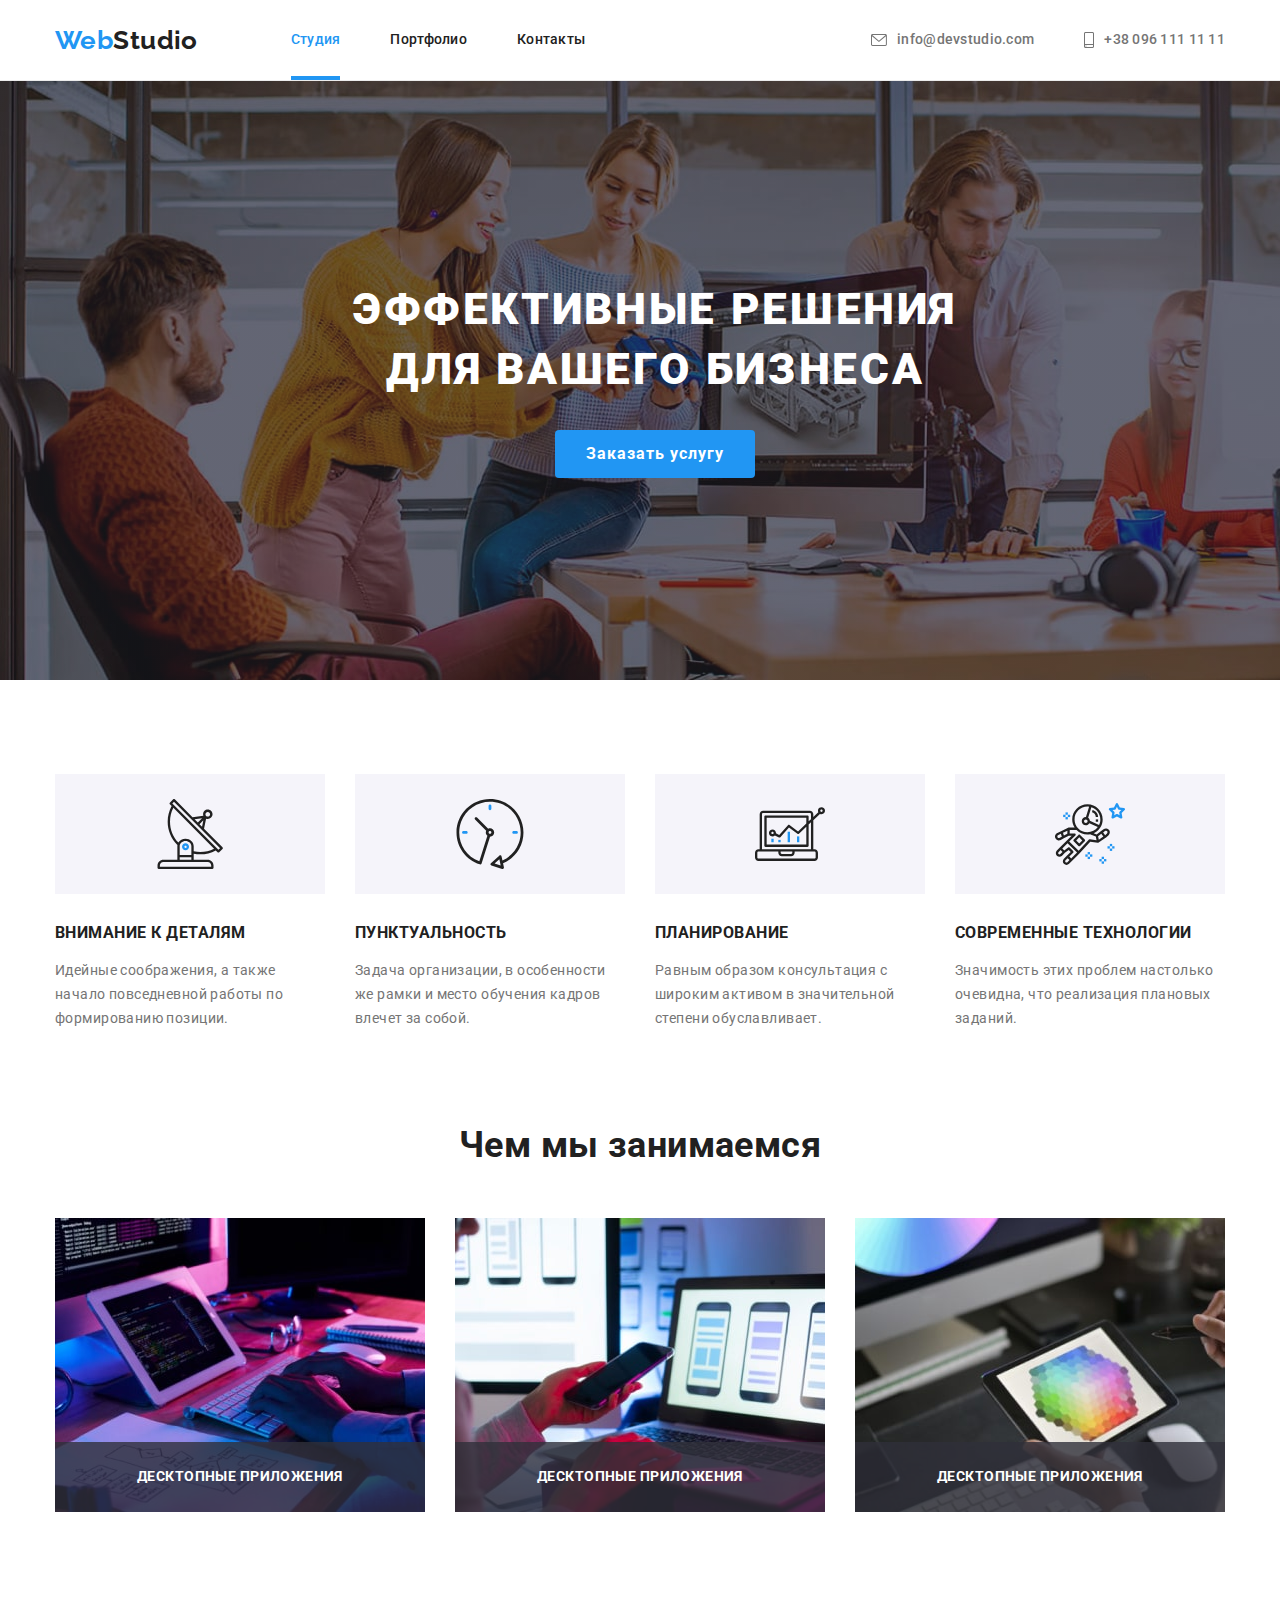
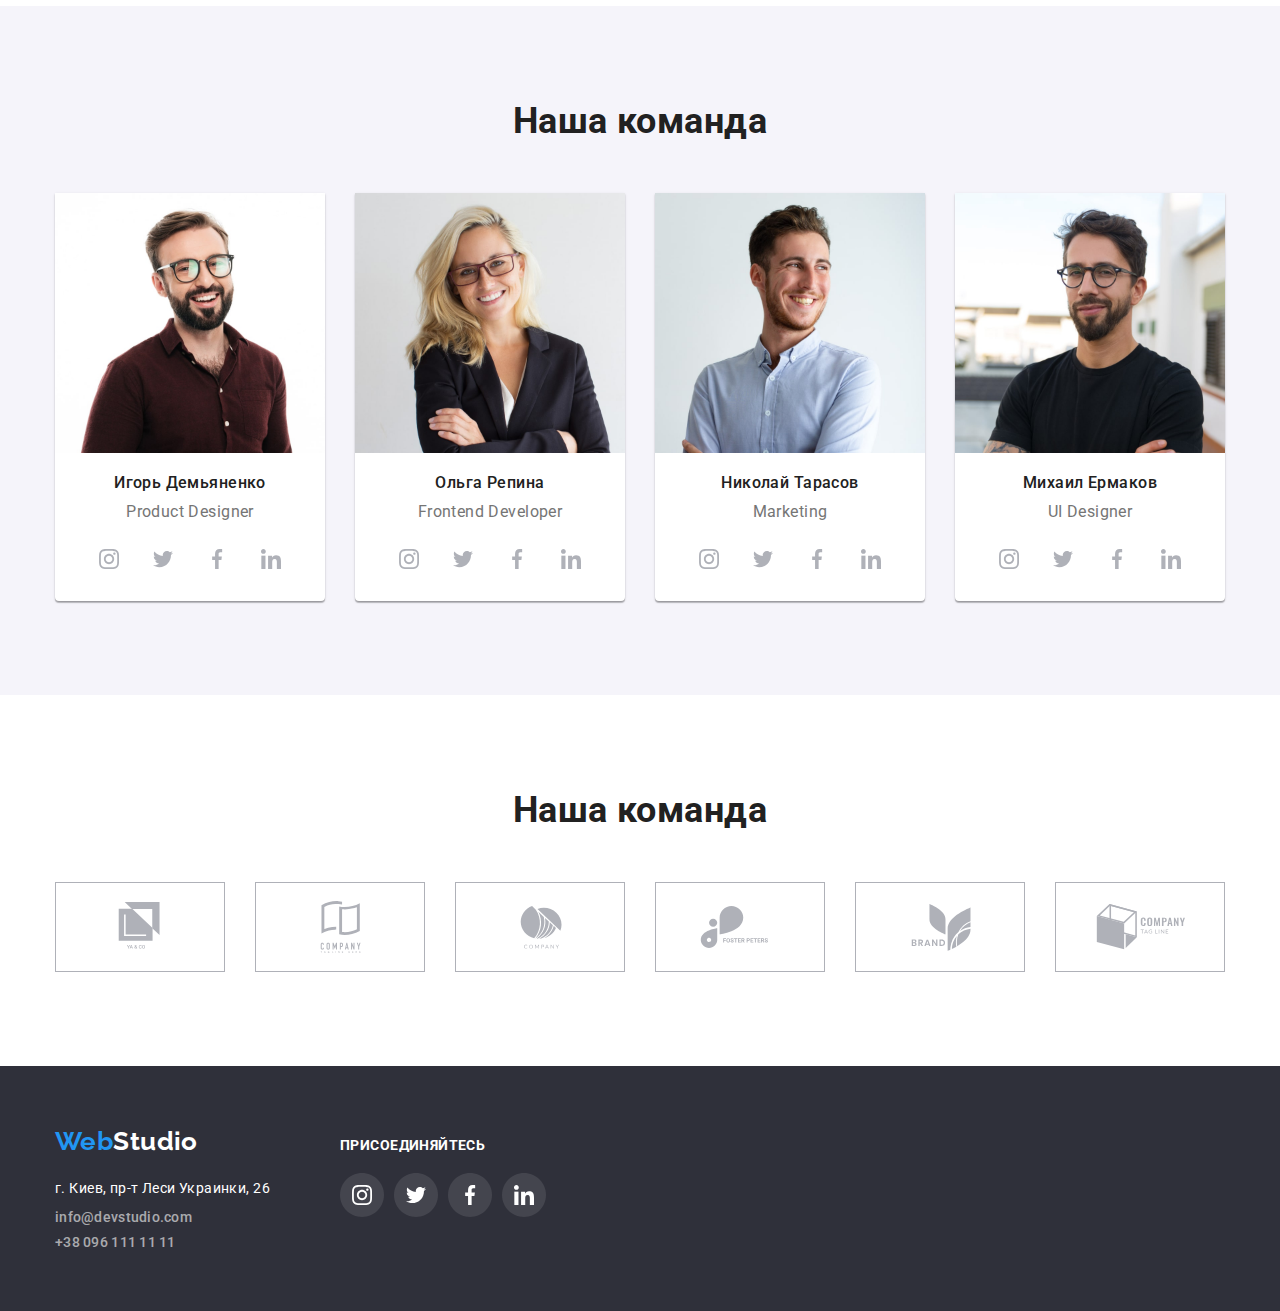
<file: index.html>
<!DOCTYPE html>
<html lang="Ru">
<head>
    <meta charset="UTF-8">
    <meta name="viewport" content="width=device-width, initial-scale=1.0">
    <title>WebStudio</title>
    <link rel="stylesheet" href="https://cdnjs.cloudflare.com/ajax/libs/modern-normalize/1.0.0/modern-normalize.min.css"
        integrity="sha512-ISS7cAi1PEhQ8jnbJpJZMd29NlhNj4AWYyLOSp2CE/CsHxTCu+r+t0D2yoJudVrd0/8fTVPUVDzY5Tvli75u/g=="
        crossorigin="anonymous" />
    <link rel="preconnect" href="https://fonts.gstatic.com">
    <link href="https://fonts.googleapis.com/css2?family=Raleway:wght@700&family=Roboto:wght@400;500;700;900&display=swap"
        rel="stylesheet">
    <link rel="stylesheet" href="css/styles.css">
    
</head>

<body>
    <!--шапка сайта-->
    
<header class="header">
    <div class="countainer main-nav no-padding">
    <nav class="main-nav">
    <a lang="en" class="logo">
        Web<span class="logo-studio">Studio</span>
    </a>
    <ul class="site-nav">
        <li class="item item-link">
            <a href="" class="link current">Студия</a>
        </li>
        <li class="item item-link">
            <a href="./portfolio.html" class="link">Портфолио</a>
        </li>
        <li class="item item-link">
            <a href=" " class="link">Контакты</a>
        </li>
    </ul>
    </nav>
    <ul class="site-contacts">
        <li class="item ">
        <a class="contacts" href="mailto:info@devstudio.com">
        <svg class="icon-conv">
            <use href="./image/iconside.svg#sideenvelope"></use>
        </svg>
        info@devstudio.com
        </a>
        </li>
        <li class="item">
        <a class="contacts" href="tel:380961111111">
        <svg class="icon-mob">
            <use href="./image/iconside.svg#sidesmartphone"></use>
        </svg>
        +38 096 111 11 11
        </a>
        </li>
    </ul>
    </div>
</header>
    <!--Основной раздел странички-->
<main>
        <!--Герой-->
    <section class="heroes overlay">   
    <div class="countainer hero-title">
        <div class="hero-title">
        <h1 class="hero">ЭФФЕКТИВНЫЕ РЕШЕНИЯ ДЛЯ ВАШЕГО БИЗНЕСА</h1>
        <button class="hero-button" data-modal-open> Заказать услугу</button>
        </div>
    </div>
    </section>
    
    <!--Описание -->
        <section class="all-padding">
    <div class="countainer">
        <ul class="description-list">
            <li class="main-parts features">
                <div class="svgimg4">
                <svg width="70px" height="70px">
                    <use href="./image/4svg.svg#4svgGroup"></use>
                </svg>
                </div>
                <h3 class="title">Внимание к деталям</h3>
                <p class="text">
                    Идейные соображения, а также начало повседневной работы по формированию позиции.
                </p>
            </li>
            <li class="main-parts features">
                <div class="svgimg4">
                <svg width="70px" height="70px">
                    <use href="./image/4svg.svg#4svgclock"></use>
                </svg>
                </div>
                <h3 class="title">Пунктуальность</h3>
                <p class="text">
                    Задача организации, в особенности же рамки и место обучения кадров влечет за собой.
                </p>
            </li>
            <li class="main-parts features">
                <div class="svgimg4">
                <svg width="70px" height="70px">
                    <use href="./image/4svg.svg#4svgdiagram"></use>
                </svg>
                </div>
                <h3 class="title">Планирование</h3>
                <p class="text">
                    Равным образом консультация с широким активом в значительной степени обуславливает.
                </p>
            </li> 
            <li class="main-parts features">
                <div class="svgimg4">
                <svg width="70px" height="70px">
                    <use href="./image/4svg.svg#4svgastronaut"></use>
                </svg>
                </div>
                <h3 class="title">Современные технологии</h3>
                <p class="text">
                    Значимость этих проблем настолько очевидна, что реализация плановых заданий.
                </p>
            </li>
        </ul>
        </div>
    </section>
    <!--Примеры работ-->
    
    <section class="all-padding no-padding">
    <div class="countainer">
        <h2 class="uppercase">Чем мы занимаемся</h2>

        <ul class="description-list">
            <li class="doing main-parts">
                <div class="doing-secondary">
                <img src="./image/Keyboard1.jpg" 
                alt="Мужчина верстает сайт за планшетом " width="370" height="294">
                <div class="doing-text-test">
                <p class="doing-text">ДЕСКТОПНЫЕ ПРИЛОЖЕНИЯ</p>
                </div>
                </div>
            </li>
            <li class="doing main-parts">
                <div class="doing-secondary">
                <img src="./image/Keyboard2.jpg"
                alt="Девушка сидит за ноутбуком с мобильным телефоном" width="370" height="294">
                <div class="doing-text-test">
                <p class="doing-text">ДЕСКТОПНЫЕ ПРИЛОЖЕНИЯ</p>
                </div>
                </div>
            </li>
            <li class="doing main-parts">
                <div class="doing-secondary">
                <img src="./image/Keyboard3.jpg"
                alt="Девушка держит планшет" width="370" height="294">
                <div class="doing-text-test">
                <p class="doing-text">ДЕСКТОПНЫЕ ПРИЛОЖЕНИЯ</p>
                </div>
                </div>
            </li>
        </ul>
    </div>
    </section>

    <!--Команда студии-->
    <section class="team all-padding">
    <div class="countainer">
        <h2 class="uppercase">Наша команда</h2>
        <ul class="photos description-list">
        <li class="partners main-parts">
            <img src="./image/Igor.jpg" alt="фотография Игоря Демьяненко" width="270" height="260">
            <div class="info-name">
            <h3 class="name">Игорь Демьяненко</h3>
            <p class="position" lang="en">Product Designer</p>
            <ul class="icon-partners">
            <li class="iconm"><a href="" class="iconsocial">
            <svg class="social">
                <use href="./image/symbol-defs.svg#ficoninstagram"> </use>
            </svg>
            </a></li>
            <li class="iconm"><a href="" class="iconsocial">
                <svg class="social">
                <use href="./image/symbol-defs.svg#ficontwitter"> </use>
                </svg>
            </a> </li>
            <li class="iconm"><a href="" class="iconsocial">
                <svg class="social">
                <use href="./image/symbol-defs.svg#ficonfacebook"> </use>
                </svg>
            </a></li>
            <li class="iconm"><a href="" class="iconsocial"> 
                <svg class="social">
                <use href="./image/symbol-defs.svg#ficonlinkedin"> </use>
                </svg>
            </a></li>
            </ul>
        </div>
        </li>
        <li class="partners main-parts">
        <img src="./image/Olga.jpg" alt="фотография Ольги Репиной" width="270" height="260">
        <div class="info-name">
        <h3 class="name">Ольга Репина</h3>
        <p class="position" lang="en">Frontend Developer</p>
        <ul class="icon-partners">
            <li class="iconm"><a href="" class="iconsocial">
            <svg class="social">
                <use href="./image/symbol-defs.svg#ficoninstagram"> </use>
            </svg>
            </a></li>
            <li class="iconm"><a href="" class="iconsocial">
            <svg class="social">
                <use href="./image/symbol-defs.svg#ficontwitter"> </use>
            </svg>
            </a> </li>
            <li class="iconm"><a href="" class="iconsocial">
            <svg class="social">
                <use href="./image/symbol-defs.svg#ficonfacebook"> </use>
            </svg>
            </a></li>
            <li class=" iconm"><a href="" class="iconsocial">
            <svg class="social">
                <use href="./image/symbol-defs.svg#ficonlinkedin"> </use>
            </svg>
            </a></li>
        </ul>
        </div>
        </li>
        <li class="partners main-parts">
        <img src="./image/Nikolay.jpg" alt="фотография Николая Тарасова" width="270" height="260">
        <div class="info-name">
        <h3 class="name">Николай Тарасов</h3>
        <p class="position" lang="en">Marketing</p>
        <ul class="icon-partners">
            <li class="iconm"><a href="" class="iconsocial">
            <svg class="social">
                <use href="./image/symbol-defs.svg#ficoninstagram"> </use>
            </svg>
            </a></li>
            <li class="iconm"><a href="" class="iconsocial">
            <svg class="social">
                <use href="./image/symbol-defs.svg#ficontwitter"> </use>
            </svg>
            </a> </li>
            <li class="iconm"><a href="" class="iconsocial">
            <svg class="social">
                <use href="./image/symbol-defs.svg#ficonfacebook"> </use>
            </svg>
            </a></li>
            <li class=" iconm"><a href="" class="iconsocial">
            <svg class="social">
                <use href="./image/symbol-defs.svg#ficonlinkedin"> </use>
            </svg>
            </a></li>
        </ul>
        </div>
        </li>
        <li class="partners main-parts">
            <img  src="./image/Michael.jpg"  alt="фотография Михаила Ермакова" width="270" height="260">
            <div class="info-name">
            <h3 class="name">Михаил Ермаков</h3>
            <p class="position" lang="en">UI Designer</p>
            <ul class="icon-partners">
            <li class="iconm"><a href="" class="iconsocial">
            <svg class="social">
                <use href="./image/symbol-defs.svg#ficoninstagram"> </use>
            </svg>
            </a></li>
            <li class="iconm"><a href="" class="iconsocial">
            <svg class="social">
                <use href="./image/symbol-defs.svg#ficontwitter"> </use>
            </svg>
            </a> </li>
            <li class="iconm"><a href="" class="iconsocial">
            <svg class="social">
            <use href="./image/symbol-defs.svg#ficonfacebook"> </use>
                </svg>
            </a></li>
            <li class="iconm"><a href="" class="iconsocial">
            <svg class="social">
                <use href="./image/symbol-defs.svg#ficonlinkedin"> </use>
            </svg>
            </a></li>
            </ul>
            </div>
        </li>
        </ul>
    </div>
</section>

<section class=" all-padding">
    <div class="countainer" >
        <h2 class="uppercase">Наша команда</h2>
        <ul class="iconclient">
        <li class="main-parts companions"><a href="" class="client">
            <svg class="icom-client">
                <use href="./image/client.svg#iconClient-1 "></use>
            </svg>
        </a></li>
        <li class="main-parts companions"><a href="" class="client">
            <svg class="icom-client">
                <use href="./image/client.svg#iconClient-2 "></use>
            </svg>
        </a></li>
        <li class="main-parts companions"><a href="" class="client">
            <svg class="icom-client">
                <use href="./image/client.svg#iconClient-3 "></use>
            </svg>
        </a></li>
        <li class="main-parts companions"><a href="" class="client">
            <svg class="icom-client">
                <use href="./image/client.svg#iconClient-4 "></use>
            </svg>
        </a></li>
        <li class="main-parts companions"><a href="" class="client">
            <svg class="icom-client">
                <use href="./image/client.svg#iconClient-5 "></use>
            </svg>
        </a></li>
        <li class="main-parts companions"><a href="" class="client">
            <svg class="icom-client">
                <use href="./image/client.svg#iconClient-6 "></use>
            </svg>
        </a></li>
        </ul>
    </div>
</section>
<div class="backdrop is-hidden" data-modal>
    <div class="modal">
        <button data-modal-close class="closebutton">
            <svg class="close">
                <use href="./image/closesvg.svg#closesvgclose"></use>
            </svg>
        </button>
    </div>
    
</div>
</main>

    <!--Контакты и местоположение студии-->
<footer>
    <div class="countainer footer-countainer">
    <div class="footer-block">
    <a lang="en" class="logo">
        Web<span class="logo-footer">Studio</span>
    </a>
    <address class="address-footer">
        <p class="location">г. Киев, пр-т Леси Украинки, 26</p>
    </address>
    <ul class="site-contacts site-contacts-footer">
        <li class="footer-locfoo">
            <a class="contacts-footer" href="mailto:info@devstudio.com">
            info@devstudio.com
            </a>
        </li>
        <li class="footer-locfoo">
        <a class="contacts-footer " href="tel:380961111111">
            +38 096 111 11 11
        </a>
        </li>
    </ul>
    </div>
    <div>
        <h3 class="footerzag">ПРИСОЕДИНЯЙТЕСЬ</h3>
        <ul class="icon-footer">
        <li class="iconmf"><a href="" class="itfi">
        <svg class="iconfooter ">
            <use  href="./image/iconfooter.svg#ficoninstagram "></use>
        </svg>
        </a></li>
        <li class="iconmf"><a href="" class="itfi">
        <svg class="iconfooter">
            <use href="./image/iconfooter.svg#ficontwitter "></use>
        </svg>
        </a></li>
        <li class="iconmf"><a href="" class="itfi">
        <svg class="iconfooter">
            <use href="./image/iconfooter.svg#ficonfacebook "></use>
        </svg>
        </a></li>
        <li  class="iconmf"><a href="" class="itfi">
        <svg class="iconfooter">
            <use href="./image/iconfooter.svg#ficonlinkedin "></use>
        </svg>
        </a></li>
    </ul>
    </div>
    </div>
</footer>

<script src="./js/modal.js">
</script>
</body>

</html>
</file>
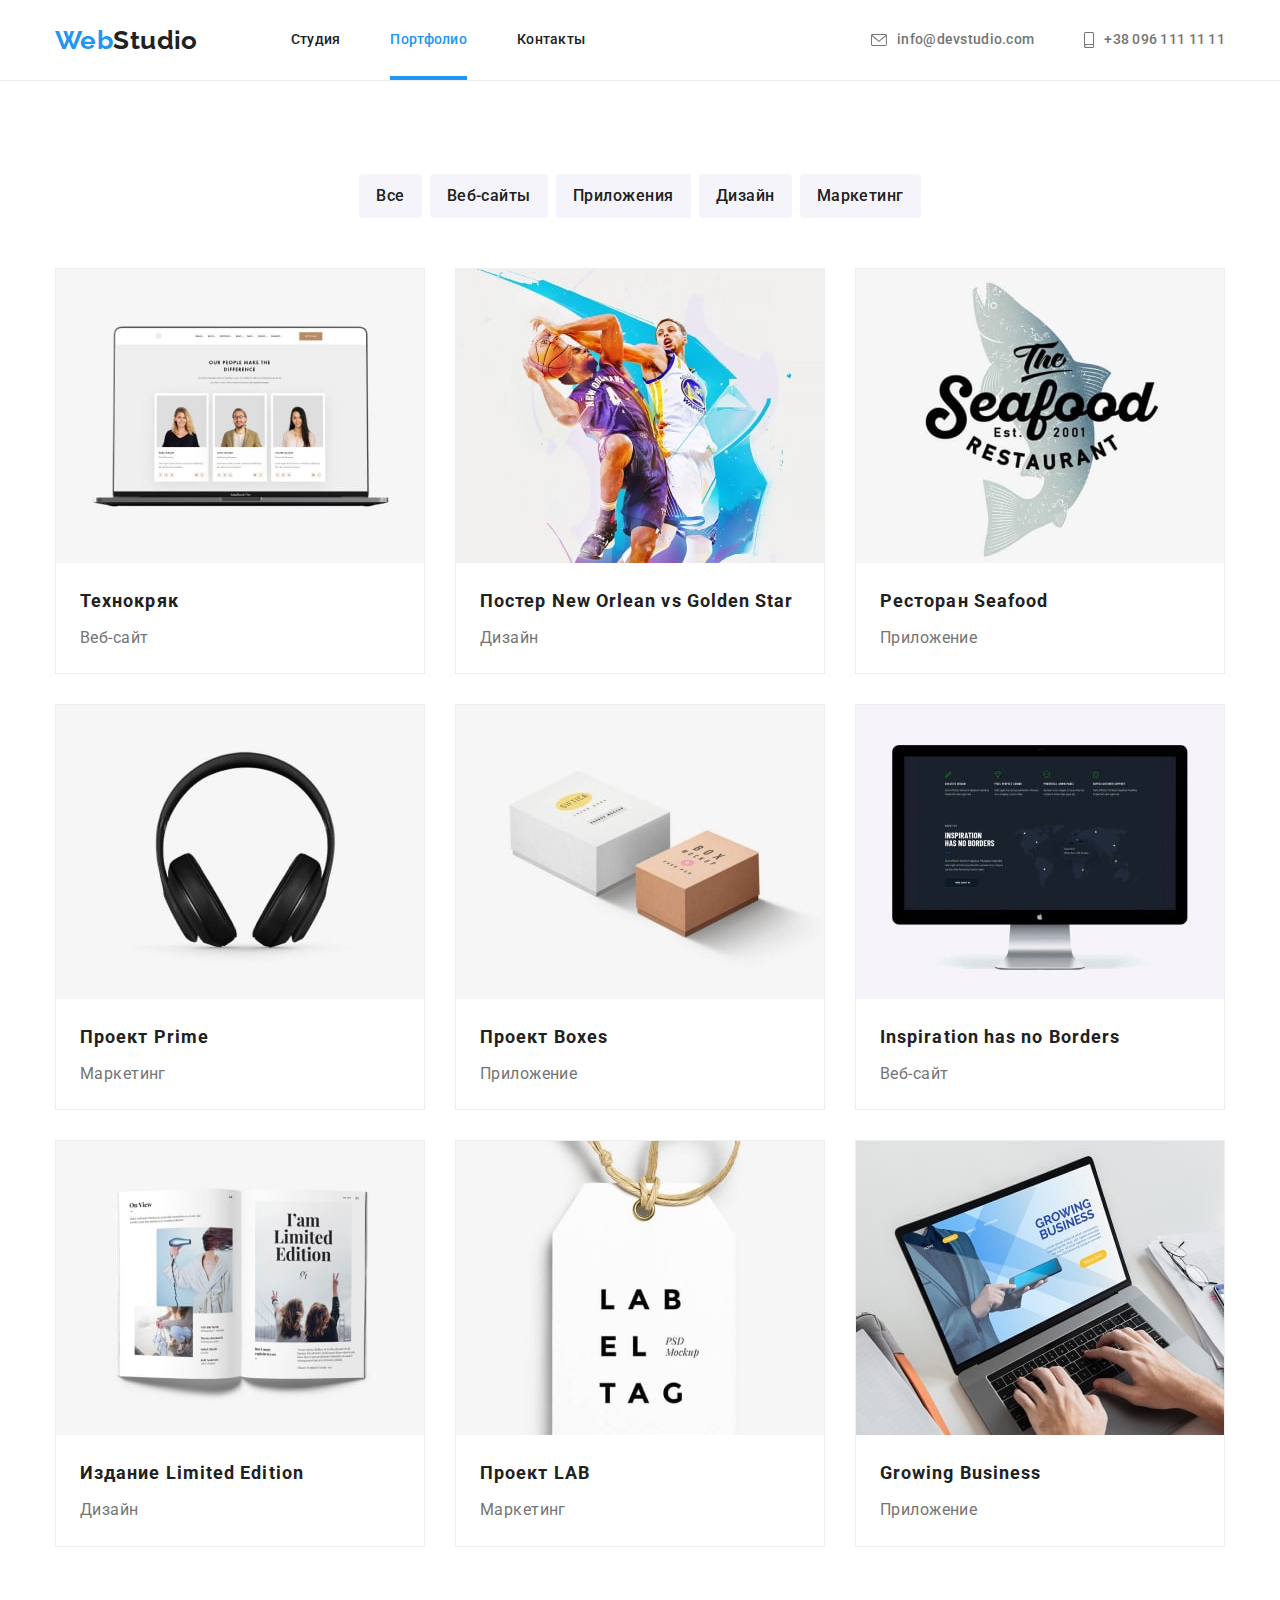
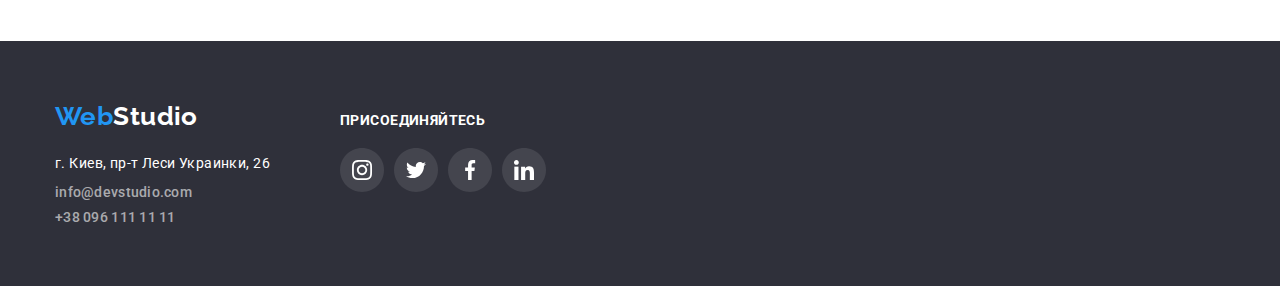
<file: portfolio.html>
<!DOCTYPE html>
<html lang="Ru">
<head>
    <meta charset="UTF-8" />
    <meta name="viewport" content="width=device-width, initial-scale=1.0">
    <title>WebStudio</title>
    <link rel="stylesheet" href="https://cdnjs.cloudflare.com/ajax/libs/modern-normalize/1.0.0/modern-normalize.min.css"
        integrity="sha512-ISS7cAi1PEhQ8jnbJpJZMd29NlhNj4AWYyLOSp2CE/CsHxTCu+r+t0D2yoJudVrd0/8fTVPUVDzY5Tvli75u/g=="
        crossorigin="anonymous" />
    <link rel="preconnect" href="https://fonts.gstatic.com" />
    <link href="https://fonts.googleapis.com/css2?family=Raleway:wght@700&family=Roboto:wght@400;500;700;900&display=swap"
        rel="stylesheet" />
    <link rel="stylesheet" href="https://cdnjs.cloudflare.com/ajax/libs/modern-normalize/1.0.0/modern-normalize.min.css" />   
    <link rel="stylesheet" href="css/styles.css" />
    
</head>  

<body>
 <!--шапка сайта-->
<header class="header">
    <div class="countainer main-nav no-padding">
    <nav class="main-nav">
        <a lang="en" class="logo">
                Web<span class="logo-studio">Studio</span>
        </a>
        <ul class="site-nav">
        <li class="item item-link">
            <a href="./index.html " class="link ">Студия</a>
        </li>
        <li class="item item-link">
            <a href=" " class="link current">Портфолио</a>
        </li>
        <li class="item item-link">
            <a href=" " class="link">Контакты</a>
        </li>
        </ul>
    </nav>
    <ul class="site-contacts">
        <li class="item ">
        <a class="contacts" href="mailto:info@devstudio.com">
            <svg class="icon-conv">
                <use href="./image/iconside.svg#sideenvelope"></use>
            </svg>
            info@devstudio.com
        </a>
        </li>
        <li class="item">
        <a class="contacts" href="tel:380961111111">
            <svg class="icon-mob">
                <use href="./image/iconside.svg#sidesmartphone"></use>
            </svg>
            +38 096 111 11 11
        </a>
        </li>
    </ul>
    </div>
</header>

<!--Основной раздел портфолио-->
<main>
    <section class="all-padding">
        <ul class="buttons-bar">
            <li class="item-button"><button type="button" class="buttons">Все</button></li>
            <li class="item-button"><button type="button" class="buttons">Веб-сайты</button></li>
            <li class="item-button"><button type="button" class="buttons">Приложения</button></li>
            <li class="item-button"><button type="button" class="buttons">Дизайн</button></li>
            <li class="item-button"><button type="button" class="buttons">Маркетинг</button></li>
        </ul> 
    <h1 class="visually-hidden"> портфолио</h1>
    <ul class="all-portfolio countainer  no-padding"> 
        <li class="portfolio-countainer">
            <a class="portfolio-bar" href=""> 
            <div class="product">
            <img src="./image/techno.jpg" alt="открытый ноутбук">
            <p class="product-meta">Технокряк это современная площадка распространения коронавируса. Компании используют эту платформу для цифрового
                шпионажа и атак на защищённые сервера конкурентов.
            </p>
            </div>
            <div class="info-portfolio">
            <h2 class="portfolio">Технокряк</h2> 
            <p class="filter">Веб-сайт</p>
            </div>
            </a>
        </li>
        <li class="portfolio-countainer">
            <a class="portfolio-bar" href=""> 
            <div class="product">
            <img src="./image/goldstar.jpg" alt="два баскетболиста" >
            <p class="product-meta">Технокряк это современная площадка распространения коронавируса. Компании используют эту
                платформу для цифрового
                шпионажа и атак на защищённые сервера конкурентов.
            </p>
            </div>
            <div class="info-portfolio">
            <h2 class="portfolio">Постер New Orlean vs Golden Star</h2> 
            <p class="filter">Дизайн</p>
            </div>
            </a>
        </li>
        <li class="portfolio-countainer">
            <a class="portfolio-bar" href="">
            <div class="product">
            <img src="./image/seafood.jpg" alt="рыба" >
            <p class="product-meta">Технокряк это современная площадка распространения коронавируса. Компании используют эту
                платформу для цифрового
                шпионажа и атак на защищённые сервера конкурентов.
            </p>
            </div>
            <div class="info-portfolio"> 
            <h2 class="portfolio">Ресторан Seafood</h2> 
            <p class="filter">Приложение</p>
            </div>
            </a>
        </li>
        <li class="portfolio-countainer">
            <a class="portfolio-bar" href="">
            <div class="product">
            <img src="./image/prime.jpg" alt="наушники">
            <p class="product-meta">Технокряк это современная площадка распространения коронавируса. Компании используют эту
                платформу для цифрового
                шпионажа и атак на защищённые сервера конкурентов.
            </p>
            </div>
            <div class="info-portfolio">
            <h2 class= "portfolio">Проект Prime</h2> 
            <p class="filter">Маркетинг</p>
            </div>
            </a>
        </li>
        <li class="portfolio-countainer">
            <a class="portfolio-bar" href="">
            <div class="product">
            <img src="./image/boxes.jpg" alt="две не большие коробки">
            <p class="product-meta">Технокряк это современная площадка распространения коронавируса. Компании используют эту
                платформу для цифрового
                шпионажа и атак на защищённые сервера конкурентов.
            </p>
            </div>
            <div class="info-portfolio">
            <h2 class="portfolio">Проект Boxes</h2> 
            <p class="filter">Приложение</p>
            </div>
            </a>
        </li>
        <li class="portfolio-countainer">
            <a class="portfolio-bar" href="">
            <div class="product">
            <img src="./image/borders.jpg" alt="монитор">
            <p class="product-meta">Технокряк это современная площадка распространения коронавируса. Компании используют эту
                платформу для цифрового
                шпионажа и атак на защищённые сервера конкурентов.
            </p>
            </div>
            <div class="info-portfolio">
            <h2 class="portfolio">Inspiration has no Borders</h2> 
            <p class="filter">Веб-сайт</p>
            </div>
            </a>
        </li>
        <li class="portfolio-countainer">
            <a class="portfolio-bar" href="">
             <div class="product">
            <img src="./image/limitedit.jpg"  alt="открытая книга" >
            <p class="product-meta">Технокряк это современная площадка распространения коронавируса. Компании используют эту
                платформу для цифрового
                шпионажа и атак на защищённые сервера конкурентов.
            </p>
            </div>
            <div class="info-portfolio">
            <h2 class="portfolio">Издание Limited Edition</h2> 
            <p class="filter">Дизайн</p>
            </div>
            </a>
        </li>
        <li class="portfolio-countainer">
            <a class="portfolio-bar" href="">
            <div class="product">
            <img src="./image/lab.jpg"  alt="бирка с логотипом" >
            <p class="product-meta">Технокряк это современная площадка распространения коронавируса. Компании используют эту
                платформу для цифрового
                шпионажа и атак на защищённые сервера конкурентов.
            </p>
            </div>
            <div class="info-portfolio">
            <h2 class="portfolio">Проект LAB</h2> 
            <p class="filter">Маркетинг</p>
            </div>
            </a>
        </li>
        <li class="portfolio-countainer">
            <a class="portfolio-bar" href="">
            <div class="product">
            <img src="./image/business.jpg" alt="мужчина печатает на ноутбуке">
            <p class="product-meta">Технокряк это современная площадка распространения коронавируса. Компании используют эту
                платформу для цифрового
                шпионажа и атак на защищённые сервера конкурентов.
            </p>
            </div>
            <div class="info-portfolio">
            <h2 class="portfolio">Growing Business</h2> 
            <p class="filter">Приложение</p>
            </div>
            </a>
        </li>
    </ul>
    </section>
</main>

<!--Контакты и местоположение студии-->
<footer>
    <div class="countainer footer-countainer">
        <div class="footer-block">
            <a lang="en" class="logo">
                Web<span class="logo-footer">Studio</span>
            </a>
            <address class="address-footer">
                <p class="location">г. Киев, пр-т Леси Украинки, 26</p>
            </address>
            <ul class="site-contacts site-contacts-footer">
                <li class="footer-locfoo">
                    <a class="contacts-footer" href="mailto:info@devstudio.com">
                        info@devstudio.com
                    </a>
                </li>
                <li class="footer-locfoo">
                    <a class="contacts-footer " href="tel:380961111111">
                        +38 096 111 11 11
                    </a>
                </li>
            </ul>
        </div>
        <div>
            <h3 class="footerzag">ПРИСОЕДИНЯЙТЕСЬ</h3>
            <ul class="icon-footer">
                <li class="iconmf"><a href="" class="itfi">
                        <svg class="iconfooter ">
                            <use href="./image/iconfooter.svg#ficoninstagram "></use>
                        </svg>
                    </a></li>
                <li class="iconmf"><a href="" class="itfi">
                        <svg class="iconfooter">
                            <use href="./image/iconfooter.svg#ficontwitter "></use>
                        </svg>
                    </a></li>
                <li class="iconmf"><a href="" class="itfi">
                        <svg class="iconfooter">
                            <use href="./image/iconfooter.svg#ficonfacebook "></use>
                        </svg>
                    </a></li>
                <li class="iconmf"><a href="" class="itfi">
                        <svg class="iconfooter">
                            <use href="./image/iconfooter.svg#ficonlinkedin "></use>
                        </svg>
                    </a></li>
            </ul>
        </div>
    </div>

</footer>
</body>

</html>
</file>
<file: css/styles.css>
:root {
  --primari-text-color: #212121;
  --primari-click-color: #2196f3;
  --secondary-color: #757575;
  --primari-white-color: #ffffff;
  --background-hefu-color: #2f303a;
  --batton-bg-color: #f5f4fa;
  --contacts-footer-color: rgba(255, 255, 255, 0.6);
  --border-color: #eeeeee;
  --icon-color: #afb1b8;
}

html {
  box-sizing: border-box;
}
*,
*::before,
*::after {
  box-sizing: inherit;
}

body {
  background-color: var(--primari-bg-color);
  color: var(--primari-text-color);
  font-family: Roboto, sans-serif;
  letter-spacing: 0.03em;
  font-size: 14px;
  margin: 0;
  padding-top: 80px;
}

ul {
  padding: 0;
  margin: 0;
  list-style: none;
}

.visually-hidden {
  position: absolute;
  clip: rect(0 0 0 0);
  width: 1px;
  height: 1px;
  margin: -1px;
}

.countainer {
  margin-left: auto;
  margin-right: auto;
  width: 1200px;
  padding-left: 15px;
  padding-right: 15px;
}

.heroes .item {
  padding-bottom: 0;
  padding-left: 0;
  padding-right: 0;
}

.item2 {
  display: flex;
}

/*Логотип*/
.header {
  position: fixed;
  z-index: 1;
  width: 100%;
  top: 0;
  left: 0;
  min-height: 80px;
  background: var(--primari-white-color);
  border-bottom: 1px solid #ececec;
}

.logo {
  color: var(--primari-click-color);

  font-family: Raleway, sans-serif;
  font-weight: 700;
  font-size: 26px;
  line-height: 1.19;
}

.logo-studio {
  color: var(--primari-text-color);
}

.site-nav {
  display: flex;
  margin-left: 93px;
}

.site-nav .item + .item {
  margin-left: 50px;
}

.site-nav,
.link,
.site-contacts,
.contacts {
  font-weight: 500;
  line-height: 1.14;
  letter-spacing: 0.02em;
}

.site-nav .link {
  display: block;
  padding-top: 32px;
  padding-bottom: 32px;

  color: var(--primari-text-color);
  text-decoration: none;

  transition: color 250ms cubic-bezier(0.4, 0, 0.2, 1);
}

.site-contacts {
  display: flex;
  margin-left: auto;
  align-items: center;
}

.site-contacts .item + .item {
  margin-left: 50px;
}

.contacts {
  display: flex;
  align-items: center;
  padding-top: 32px;
  padding-bottom: 32px;
}

.main-nav {
  display: flex;
  align-items: center;
  padding-bottom: 0;
}

.site-contacts .contacts {
  color: var(--secondary-color);
  text-decoration: none;
}

.site-nav .link.current {
  color: var(--primari-click-color);
}

.site-nav .link:hover,
.site-nav .link:focus {
  color: var(--primari-click-color);
}

.site-contacts .contacts:hover,
.site-contacts .contacts:focus {
  color: var(--primari-click-color);
}

/*.item-link:hover .link::after {
  opacity: 1;
}*/

.site-nav .link.current.link::after {
  opacity: 1;
}

.item-link {
  position: relative;
}

.link::after {
  position: absolute;
  display: flex;
  content: "";
  bottom: 0;
  left: 0;
  width: 100%;
  height: 4px;
  box-sizing: 4px;
  background-color: var(--primari-click-color);
  opacity: 0;
  transition: opacity 250ms linear;
}
/*Основной раздел*/
/*герой*/

.all-padding {
  padding-top: 94px;
  padding-bottom: 94px;
}

.heroes {
  background: var(--background-hefu-color);

  padding-top: 200px;
  padding-bottom: 200px;
}

.hero {
  margin-top: 0px;
  margin-bottom: 30px;
  margin-left: auto;
  margin-right: auto;

  color: var(--primari-white-color);

  font-weight: 900;
  font-size: 44px;
  line-height: 1.36;
  letter-spacing: 0.06em;
}

.hero-title {
  text-align: center;
  width: 696px;
}

.main-part + .main-part {
  margin-left: 50px;
}

.description-list {
  display: flex;
}

.no-padding {
  padding-top: 0;
}

.title {
  margin-top: 30px;

  color: var(--primari-text-color);

  font-weight: 700;
  line-height: 1.14;
  letter-spacing: 0.03em;
  text-transform: uppercase;
}

.section-uppercase {
  padding-bottom: 94px;
}

.uppercase {
  text-align: center;
  color: var(--primari-text-color);
  margin-top: 0;
  margin-bottom: 50px;

  font-weight: 700;
  font-size: 36px;
  line-height: 1.2;
}

.doing {
  display: inline-block;
  font-size: 0;
}

.icon-conv {
  width: 16px;
  height: 12px;
  fill: currentColor;
  margin-right: 10px;
}
.icon-mob {
  width: 10px;
  height: 16px;
  fill: currentColor;
  margin-right: 10px;
}

.overlay {
  max-width: 1600px;
  height: 600px;
  margin-left: auto;
  margin-right: auto;
  background-image: linear-gradient(
      to right,
      rgba(47, 48, 58, 0.4),
      rgba(47, 48, 58, 0.4)
    ),
    url(../image/Решения.jpg);
}

/*Команда сайта*/
.svgimg4 {
  display: flex;
  justify-content: center;
  align-items: center;
  width: 270px;
  height: 120px;

  background-color: #f5f4fa;
}

.team {
  background: #f5f4fa;
}

.text {
  display: block;
  margin-top: 0;
  margin-bottom: 0;
  color: var(--secondary-color);
  width: 270px;

  font-weight: 400;
  line-height: 1.7;
}

.partners {
  display: inline-block;
  font-size: 0;

  background: var(--primari-white-color);

  box-shadow: 0px 1px 3px rgba(0, 0, 0, 0.12), 0px 1px 1px rgba(0, 0, 0, 0.14),
    0px 2px 1px rgba(0, 0, 0, 0.2);
  border-radius: 0px 0px 4px 4px;
}

.icon-partners {
  display: flex;
  align-items: center;
  justify-content: center;
}

.iconclient {
  display: flex;
  align-items: center;
}

.iconm {
  width: 44px;
  height: 44px;
}

.iconm + .iconm {
  margin-left: 10px;
}

.iconsocial {
  display: flex;
  align-items: center;
  justify-content: center;

  width: 100%;
  height: 100%;
  border-radius: 50%;
  fill: var(--icon-color);
  background-color: var(--primari-white-color);

  transition: background-color 250ms cubic-bezier(0.4, 0, 0.2, 1),
    fill 250ms cubic-bezier(0.4, 0, 0.2, 1);
}
.iconsocial:focus,
.iconsocial:hover {
  fill: var(--primari-white-color);
  background-color: var(--primari-click-color);
}

.social {
  width: 20px;
  height: 20px;
}

.features {
  width: 270px;
}

.main-parts + .main-parts {
  margin-left: 30px;
}

.name {
  color: var(--primari-text-color);
  margin-top: 0;
  margin-bottom: 10px;

  font-weight: 500;
  font-size: 16px;
  line-height: 1.2;
}

.photos {
  text-align: center;
}

.position,
.filter {
  color: var(--secondary-color);
  margin-top: 0;
  margin-bottom: 16px;

  font-weight: 400;
  font-size: 16px;
  line-height: 1.2;
}

.info-name {
  padding-top: 20px;
  padding-bottom: 20px;
  padding-left: 24px;
  padding-right: 24px;
  margin-top: 0;
  margin-left: 0;
}

.icom-client {
  width: 170px;
  height: 90px;
}

.companions {
  width: 170px;
  height: 90px;
}

.client {
  display: flex;
  align-items: center;

  color: var(--icon-color);
  fill: currentColor;

  width: 100%;
  height: 100%;
  border: 1px solid var(--icon-color);

  transition: border-color 250ms cubic-bezier(0.4, 0, 0.2, 1),
    color 250ms cubic-bezier(0.4, 0, 0.2, 1);
}

.client:focus,
.client:hover {
  color: var(--primari-click-color);
  border-color: var(--primari-click-color);
}

/*Портфолио*/
.all-portfolio {
  display: flex;
  flex-wrap: wrap;
  flex-direction: main axis;
  text-align: start;
}

.portfolio-bar {
  display: inline-block;
  text-decoration: none;
}

.portfolio-bar:focus,
.portfolio-bar:hover {
  background: var(--primari-white-color);
  box-shadow: 0px 1px 1px rgba(0, 0, 0, 0.12), 0px 4px 4px rgba(0, 0, 0, 0.06),
    1px 4px 6px rgba(0, 0, 0, 0.16);
  opacity: 1;
}

.portfolio-countainer {
  font-size: 0;
  width: 370px;
  margin-bottom: 30px;
  margin-right: 30px;

  background: var(--primari-white-color);
  border: 0.1px solid var(--border-color);

  overflow: hidden;
}

.all-portfolio .portfolio-countainer:nth-last-child(-n + 3) {
  margin-bottom: 0;
}

.all-portfolio .portfolio-countainer:nth-child(3n) {
  margin-right: 0;
}

.portfolio {
  color: var(--primari-text-color);
  margin-top: 0;
  margin-bottom: 4px;
  margin-left: 0;

  font-weight: 700;
  font-size: 18px;
  line-height: 2;
  letter-spacing: 0.06em;
}
.position {
  line-height: 1.19;
}

.filter {
  margin-top: 0;
  margin-bottom: 0;
  margin-left: 0;

  line-height: 1.9;
}

.info-portfolio {
  width: 100%;
  padding-top: 20px;
  padding-bottom: 20px;
  padding-left: 24px;
  margin-top: 0;
  margin-left: 0;
}

.product {
  position: relative;
  display: flex;

  align-items: center;
  justify-content: center;

  transition-duration: 250ms;
  transition-timing-function: cubic-bezier(0.4, 0, 0.2, 1);

  overflow: hidden;
}

.product::before {
  content: "";
  display: inline-block;
  position: absolute;
  width: 100%;
  height: 100%;
  background-color: rgba(33, 150, 243, 0.9);

  opacity: 0;

  transition: opacity 250ms cubic-bezier(0.4, 0, 0.2, 1);

  transform: translateY(100%);
  transition: transform 250ms cubic-bezier(0.4, 0, 0.2, 1);
}

.portfolio-bar:focus .product::before,
.portfolio-bar:hover .product::before {
  opacity: 1;
  transform: translateY(0);
}

.product-meta {
  opacity: 0;
  position: absolute;

  margin-top: 63px;
  margin-bottom: 63px;
  margin-right: 24px;
  margin-left: 24px;

  font-weight: 400;
  font-size: 18px;
  line-height: 1.6;

  letter-spacing: 0.03em;

  color: var(--primari-white-color);

  transition: opacity 250ms cubic-bezier(0.4, 0, 0.2, 1);

  transform: translateY(135%);
  transition: transform 250ms cubic-bezier(0.4, 0, 0.2, 1);
}

.portfolio-bar:focus .product-meta,
.portfolio-bar:hover .product-meta {
  opacity: 1;
  transform: translateY(0);
}

.doing-secondary {
  position: relative;
}

.doing-text-test {
  display: flex;
  position: absolute;
  align-items: center;
  justify-content: center;
  bottom: 0;

  width: 100%;
  height: 70px;

  background-color: rgba(47, 48, 58, 0.8);
}

.doing-text {
  display: inline-block;

  font-family: Roboto;
  font-weight: 700;
  font-size: 14px;
  line-height: 1.14;
  letter-spacing: 0.03em;
  margin: 0;

  color: #ffffff;
}

.backdrop {
  position: fixed;
  opacity: 1;
  z-index: 2;
  top: 0;
  left: 0;
  width: 100%;
  height: 100%;
  background-color: rgba(0, 0, 0, 0.2);
  transition: opacity 250ms cubic-bezier(0.4, 0, 0.2, 1);
}

.backdrop.is-hidden {
  opacity: 0;
  pointer-events: none;
}

.backdrop.is-hidden .modal {
  transform: translate(-50%, -50%) scale(1.2);
}

.modal {
  position: absolute;
  display: flex;
  top: 50%;
  left: 50%;
  transform: translate(-50%, -50%) scale(0.9);
  justify-content: flex-end;

  min-width: 528px;
  min-height: 581px;

  background-color: #ffffff;
  box-shadow: 0px 1px 3px rgba(0, 0, 0, 0.12), 0px 1px 1px rgba(0, 0, 0, 0.14),
    0px 2px 1px rgba(0, 0, 0, 0.2);
  border-radius: 4px;

  transition: transform 250ms cubic-bezier(0.4, 0, 0.2, 1);
}

.closebutton {
  width: 30px;
  height: 30px;
  margin: 0;
  margin-top: 8px;
  margin-right: 8px;

  border-radius: 50%;
  background: #ffffff;
  border: 1px solid rgba(0, 0, 0, 0.1);
}

.close {
  width: 11px;
  height: 11px;
  margin: 0;
}

/*Подвал*/
footer {
  background: var(--background-hefu-color);
  padding-top: 60px;
  padding-bottom: 60px;
}

.contacts-footer {
  color: var(--contacts-footer-color);
  text-decoration: none;
}
.site-contacts-footer {
  flex-direction: column;
  align-items: flex-start;
}
.contacts-footer:hover,
.contacts-footer:focus {
  color: var(--primari-click-color);
}

.logo-footer {
  font-family: Raleway;
  font-weight: 700;
  font-size: 26px;
  line-height: 1.2;
}

.footer-locfoo + .footer-locfoo {
  margin-top: 9px;
}

.logo-footer {
  color: var(--primari-white-color);
}

.address-footer {
  margin-bottom: 9px;
  margin-top: 20px;
}

.location {
  color: var(--primari-white-color);
  font-style: normal;

  font-weight: 400;
  font-size: 14px;
  line-height: 1.7;
  margin: 0;
}

.footer-countainer {
  padding-bottom: 0;
  display: flex;
  align-items: baseline;
}

.iconfooter {
  width: 44px;
  height: 44px;
}

.footer-block {
  margin-right: 70px;
}

.footerzag {
  font-style: normal;
  font-weight: 700;
  font-size: 14px;
  line-height: 16px;
  letter-spacing: 0.03em;
  color: var(--primari-white-color);
  margin-top: 0px;
  margin-bottom: 20px;
}

.icon-footer {
  display: flex;
  align-items: center;
}
.iconmf {
  width: 44px;
  height: 44px;
}

.iconmf + .iconmf {
  margin-left: 10px;
}

.itfi {
  display: block;
  width: 100%;
  height: 100%;

  color: rgba(255, 255, 255, 0.1);
  fill: currentColor;

  transition: color 250ms cubic-bezier(0.4, 0, 0.2, 1);
}

.itfi:hover,
.itfi:focus {
  color: var(--primari-click-color);
}

/*Кнопки*/

button {
  padding: 0;
  border: none;
  font: inherit;
  color: inherit;
  background-color: transparent;
  cursor: pointer;
}

.hero-button {
  text-decoration: none;
  border: solid 1px transparent;
  border-radius: 4px;
  padding: 0.5em 1em;
  outline: none;
  display: inline-block;
  min-width: 200px;

  color: var(--primari-white-color);
  background: var(--primari-click-color);

  font-weight: 700;
  font-size: 16px;
  line-height: 1.9;
  letter-spacing: 0.06em;

  transition-property: background-color;
  transition-duration: 250ms;
  transition-timing-function: cubic-bezier(0.4, 0, 0.2, 1);
}

.hero-button:hover,
.hero-button:focus {
  color: var(--primari-click-color);
  background: var(--primari-white-color);
}

.buttons {
  text-decoration: none;
  border: solid 1px transparent;
  border-radius: 4px;
  outline: none;

  background: var(--batton-bg-color);
  color: var(--primari-text-color);

  font-weight: 500;
  font-size: 16px;
  line-height: 1.6;

  text-align: center;
  letter-spacing: 0.03em;

  transition-property: background-color;
  transition-duration: 250ms;
  transition-timing-function: cubic-bezier(0.4, 0, 0.2, 1);
}

.buttons:focus,
.buttons:hover {
  color: var(--batton-bg-color);
  background: var(--primari-click-color);

  box-shadow: 0px 3px 1px rgba(0, 0, 0, 0.1), 0px 1px 2px rgba(0, 0, 0, 0.08),
    0px 2px 2px rgba(0, 0, 0, 0.12);
}

.buttons-bar {
  display: flex;
  justify-content: center;

  margin-bottom: 50px;

  transition-property: background-color;
  transition-duration: 250ms;
  transition-timing-function: cubic-bezier(0.4, 0, 0.2, 1);
}

.item-button + .item-button {
  margin-left: 8px;
}

.buttons {
  display: block;
  padding: 0.5em 1em;
}
</file>
